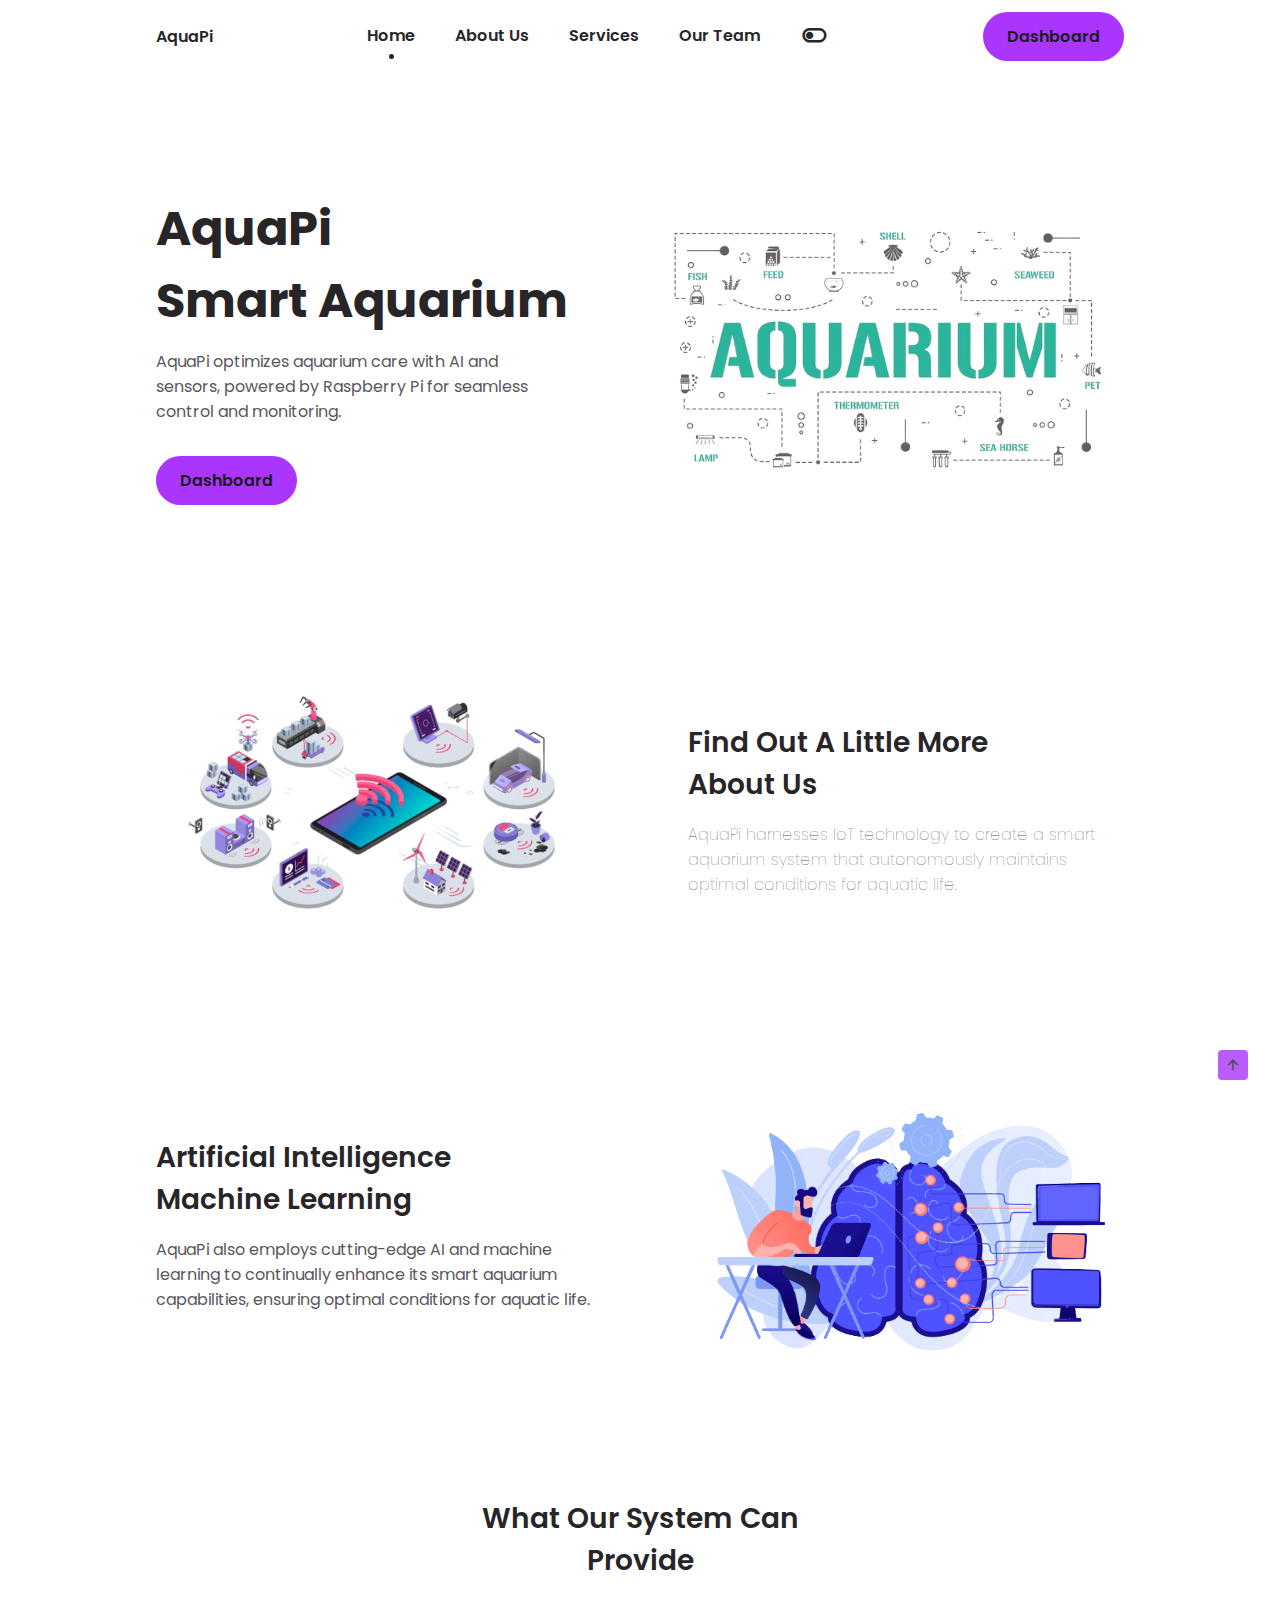
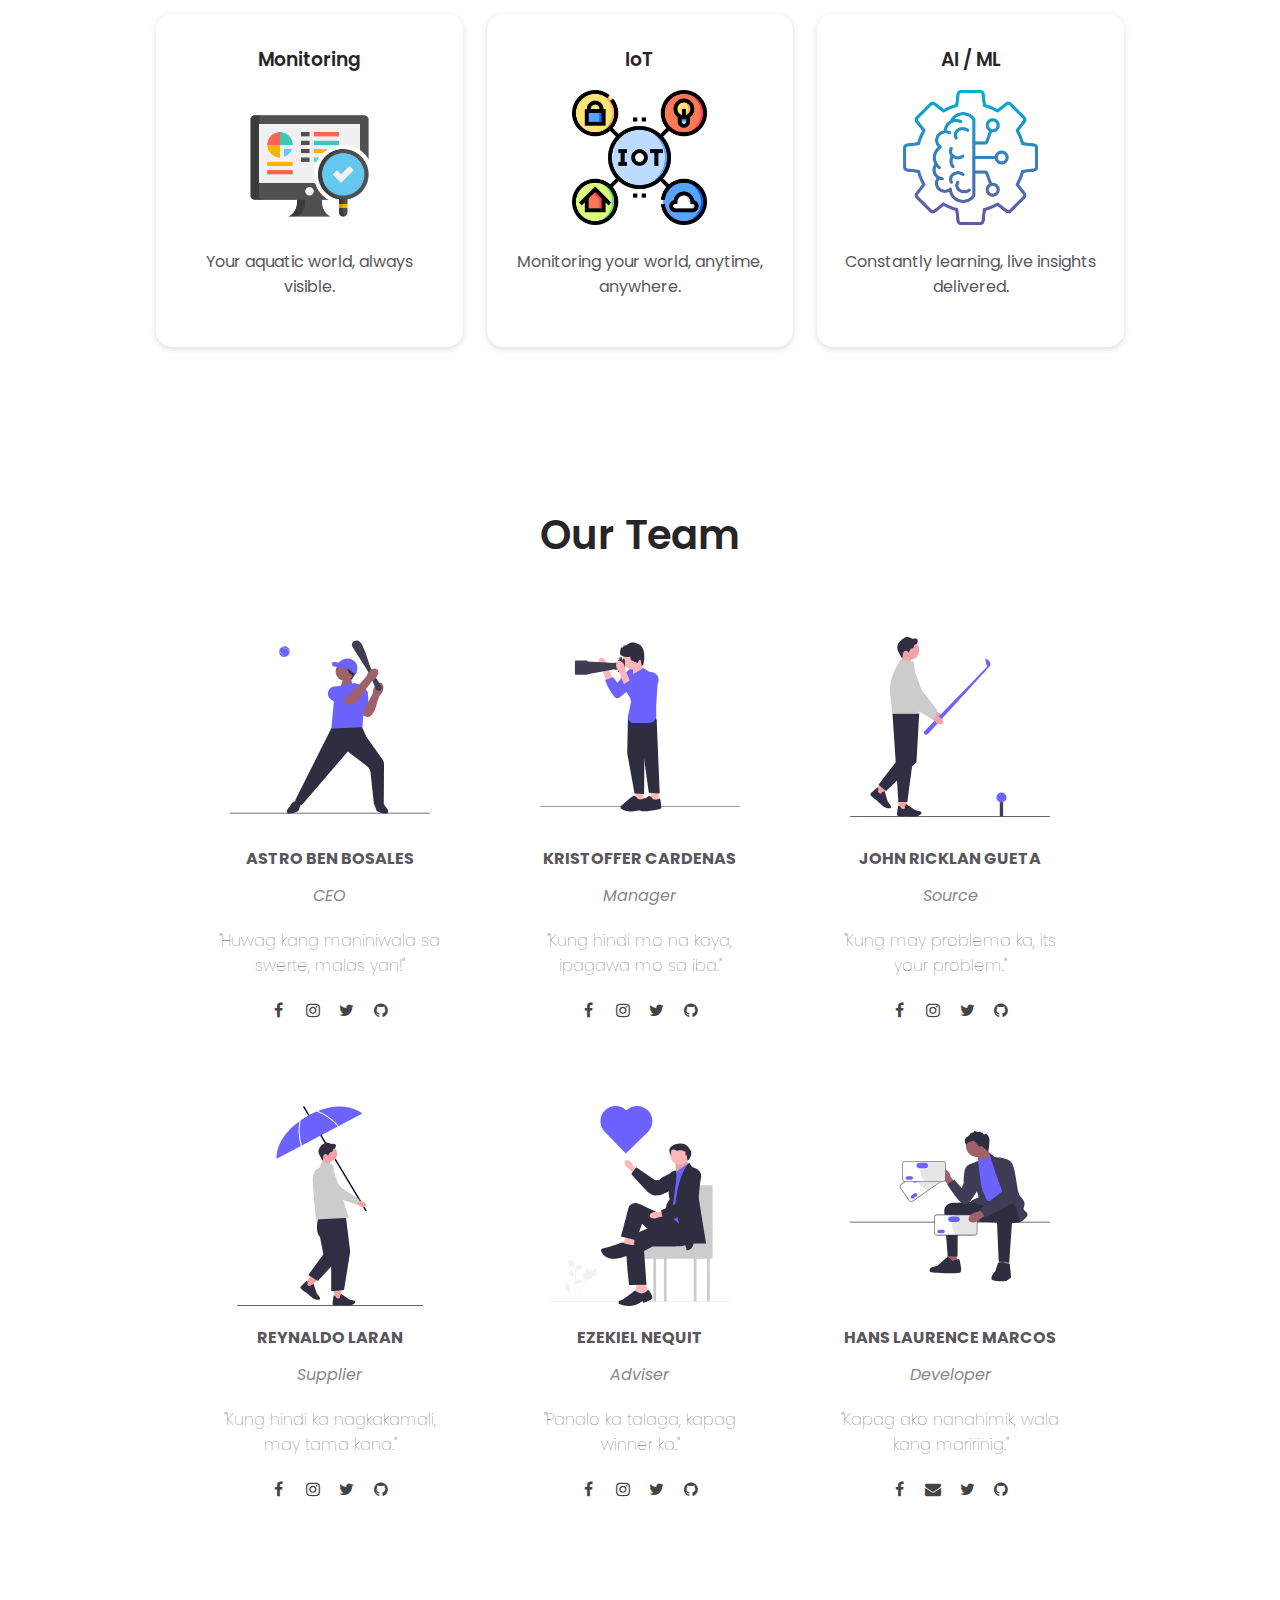
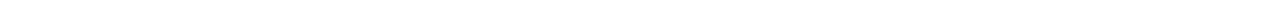
<file: templates/index.html>
<!DOCTYPE html>
<html lang="en">
  <head>
    <meta charset="UTF-8" />
    <meta name="viewport" content="width=device-width, initial-scale=1.0" />

    <!--=============== BOXICONS ===============-->
    <link
      rel="stylesheet"
      href="https://cdn.jsdelivr.net/npm/boxicons@latest/css/boxicons.min.css"
    />
    <link
      rel="stylesheet"
      href="https://stackpath.bootstrapcdn.com/font-awesome/4.7.0/css/font-awesome.min.css"
    />

    <!--=============== CSS ===============-->
    <link rel="stylesheet" href="/static/css/styles.css" />

    <title>AquaPi - Smart Aquarium</title>
  </head>
  <body>
    <!--=============== HEADER ===============-->
    <header class="header" id="header">
      <nav class="nav container">
        <a href="#" class="nav__logo">AquaPi</a>

        <div class="nav__menu" id="nav-menu">
          <ul class="nav__list">
            <li class="nav__item">
              <a href="#home" class="nav__link active-link">Home</a>
            </li>
            <li class="nav__item">
              <a href="#about" class="nav__link">About Us</a>
            </li>
            <li class="nav__item">
              <a href="#services" class="nav__link">Services</a>
            </li>
            <li class="nav__item">
              <a href="#contact" class="nav__link">Our Team</a>
            </li>

            <i class="bx bx-toggle-left change-theme" id="theme-button"></i>
          </ul>
        </div>

        <div class="nav__toggle" id="nav-toggle">
          <i class="bx bx-grid-alt"></i>
        </div>

        <a href="./dashboard.html" class="button button__header">Dashboard</a>
      </nav>
    </header>

    <main class="main">
      <!--=============== HOME ===============-->
      <section class="home section" id="home">
        <div class="home__container container grid">
          <img
            class="svg__img svg__color home__img"
            src="/static/img/aquarium-illustration.png"
            alt="Description of your image"
          />

          <div class="home__data">
            <h1 class="home__title">
              AquaPi <br />
              Smart Aquarium
            </h1>
            <p class="home__description">
              AquaPi optimizes aquarium care with AI and sensors, powered by
              Raspberry Pi for seamless control and monitoring.
            </p>

            <a href="./dashboard.html" class="button">Dashboard</a>
          </div>
        </div>
      </section>

      <!--=============== ABOUT ===============-->
      <section class="about section container" id="about">
        <div class="about__container grid">
          <div class="about__data">
            <h2 class="section__title-center">
              Find Out A Little More <br />
              About Us
            </h2>
            <p class="about__description">
              AquaPi harnesses IoT technology to create a smart aquarium system
              that autonomously maintains optimal conditions for aquatic life.
            </p>
          </div>

          <img
            class="svg__img svg__color about__img"
            src="/static/img/iot-illustration.png"
            alt="Description of your image"
          />
        </div>
      </section>

      <!--=============== SECURITY ===============-->
      <section class="security section container">
        <div class="security__container grid">
          <div class="security__data">
            <h2 class="section__title-center">
              Artificial Intelligence <br />
              Machine Learning
            </h2>
            <p class="security__description">
              AquaPi also employs cutting-edge AI and machine learning to
              continually enhance its smart aquarium capabilities, ensuring
              optimal conditions for aquatic life.
            </p>
          </div>

          <img
            class="svg__img svg__color"
            src="/static/img/ai-illustration.png"
            alt="Description of your image"
          />
        </div>
      </section>

      <!--=============== SERVICES ===============-->
      <section class="services section container" id="services">
        <h2 class="section__title">
          What Our System Can </br>
          Provide
        </h2>
        <div class="services__container grid">
          <div class="services__data">
            <h3 class="services__subtitle">Monitoring</h3>

            <img
              class="svg__color services__img"
              src="/static/img/monitoring-illustration.png"
              alt="Description of your image"
            />

            <p class="services__description">
              Your aquatic world, always visible.
            </p>
            <div>
              <!-- <a href="#" class="button button-link">Learn More</a> -->
            </div>
          </div>

          <div class="services__data">
            <h3 class="services__subtitle">IoT</h3>

            <img
              class="svg__color services__img"
              src="/static/img/iot-2-illustration.png"
              alt="Description of your image"
            />

            <p class="services__description">
              Monitoring your world, anytime, anywhere.
            </p>
            <div>
              <!-- <a href="#" class="button button-link">Learn More</a> -->
            </div>
          </div>

          <div class="services__data">
            <h3 class="services__subtitle">AI / ML</h3>

            <img
              class="svg__color services__img"
              src="/static/img/ai-ml-illustration.png"
              alt="Description of your image"
            />

            <p class="services__description">
              Constantly learning, live insights delivered.
            </p>
            <div>
              <!-- <a href="#" class="button button-link">Learn More</a> -->
            </div>
          </div>
        </div>
      </section>

      <!--=============== OUR TEAM ===============-->
      <section class="contact section container" id="contact">
        <div class="containerf">
          <div class="headerf">
            <h1>Our Team</h1>
          </div>
          <div class="sub-container">
            <div class="teams">
              <img src="/static/img/undraw_home_run_acyh.svg" alt="" />
              <div class="name">Astro Ben Bosales</div>
              <div class="desig">CEO</div>
              <div class="about">"Huwag kang maniniwala sa swerte, malas yan!"</div>

              <div class="social-links">
                <a href="#"><i class="fa fa-facebook"></i></a>
                <a href="#"><i class="fa fa-instagram"></i></a>
                <a href="#"><i class="fa fa-twitter"></i></a>
                <a href="#"><i class="fa fa-github"></i></a>
              </div>
            </div>
            <div class="teams">
              <img src="/static/img/undraw_landscape_photographer_blv1.svg" alt="" />
              <div class="name">Kristoffer Cardenas</div>
              <div class="desig">Manager</div>
              <div class="about">"Kung hindi mo na kaya, ipagawa mo sa iba."</div>

              <div class="social-links">
                <a href="#"><i class="fa fa-facebook"></i></a>
                <a href="#"><i class="fa fa-instagram"></i></a>
                <a href="#"><i class="fa fa-twitter"></i></a>
                <a href="#"><i class="fa fa-github"></i></a>
              </div>
            </div>
            <div class="teams">
              <img src="/static/img/undraw_playing_golf_sdt3.svg" alt="" />
              <div class="name">John Ricklan Gueta</div>
              <div class="desig">Source</div>
              <div class="about">"Kung may problema ka, its your problem."</div>

              <div class="social-links">
                <a href="#"><i class="fa fa-facebook"></i></a>
                <a href="#"><i class="fa fa-instagram"></i></a>
                <a href="#"><i class="fa fa-twitter"></i></a>
                <a href="#"><i class="fa fa-github"></i></a>
              </div>
            </div>
            <div class="teams">
              <img src="/static/img/undraw_walking_in_rain_vo9p.svg" alt="" />
              <div class="name">Reynaldo Laran</div>
              <div class="desig">Supplier</div>
              <div class="about">"Kung hindi ka nagkakamali, may tama kana."</div>

              <div class="social-links">
                <a href="#"><i class="fa fa-facebook"></i></a>
                <a href="#"><i class="fa fa-instagram"></i></a>
                <a href="#"><i class="fa fa-twitter"></i></a>
                <a href="#"><i class="fa fa-github"></i></a>
              </div>
            </div>

            <div class="teams">
              <img src="/static/img/undraw_appreciate_it_re_yc8h.svg" alt="" />
              <div class="name">Ezekiel Nequit</div>
              <div class="desig">Adviser</div>
              <div class="about">"Panalo ka talaga, kapag winner ka."</div>

              <div class="social-links">
                <a href="#"><i class="fa fa-facebook"></i></a>
                <a href="#"><i class="fa fa-instagram"></i></a>
                <a href="#"><i class="fa fa-twitter"></i></a>
                <a href="#"><i class="fa fa-github"></i></a>
              </div>
            </div>

            <div class="teams">
              <img src="/static/img/undraw_make_it_rain_re_w9pc.svg" alt="" />
              <div class="name">Hans Laurence Marcos</div>
              <div class="desig">Developer</div>
              <div class="about">"Kapag ako nanahimik, wala kang maririnig."</div>

              <div class="social-links">
                <a href="https://www.facebook.com/immafishball"
                  ><i class="fa fa-facebook"></i
                ></a>
                <a href="mailto:hansmarcos14@gmail.com"
                  ><i class="fa fa-envelope"></i
                ></a>
                <a href="https://www.twitter.com/immafishball"
                  ><i class="fa fa-twitter"></i
                ></a>
                <a href="https://www.github.com/immafishball"
                  ><i class="fa fa-github"></i
                ></a>
              </div>
            </div>
          </div>
        </div>
      </section>
    </main>

    <!--=============== SCROLL UP ===============-->
    <a href="#" class="scrollup" id="scroll-up">
      <i class="bx bx-up-arrow-alt scrollup__icon"></i>
    </a>

    <!--=============== MAIN JS ===============-->
    <script src="/static/js/main.js"></script>
  </body>
</html>
</file>
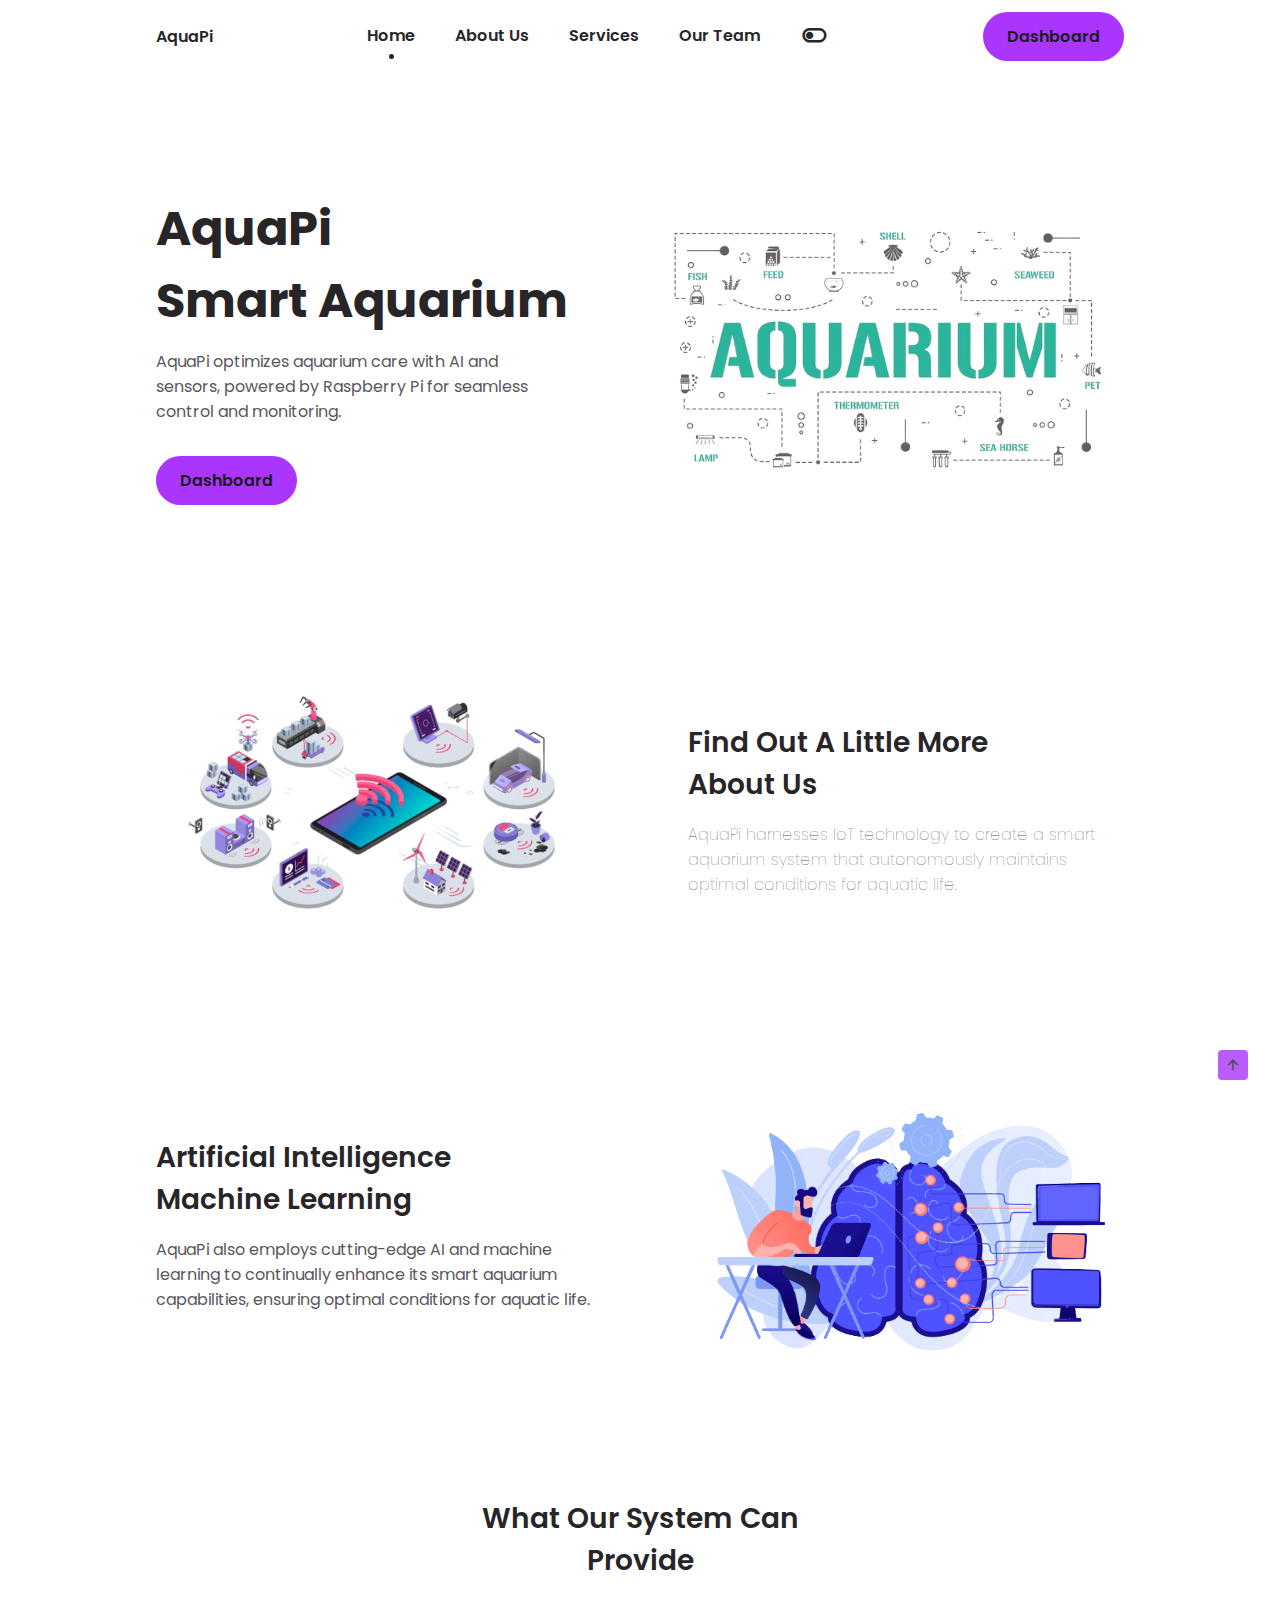
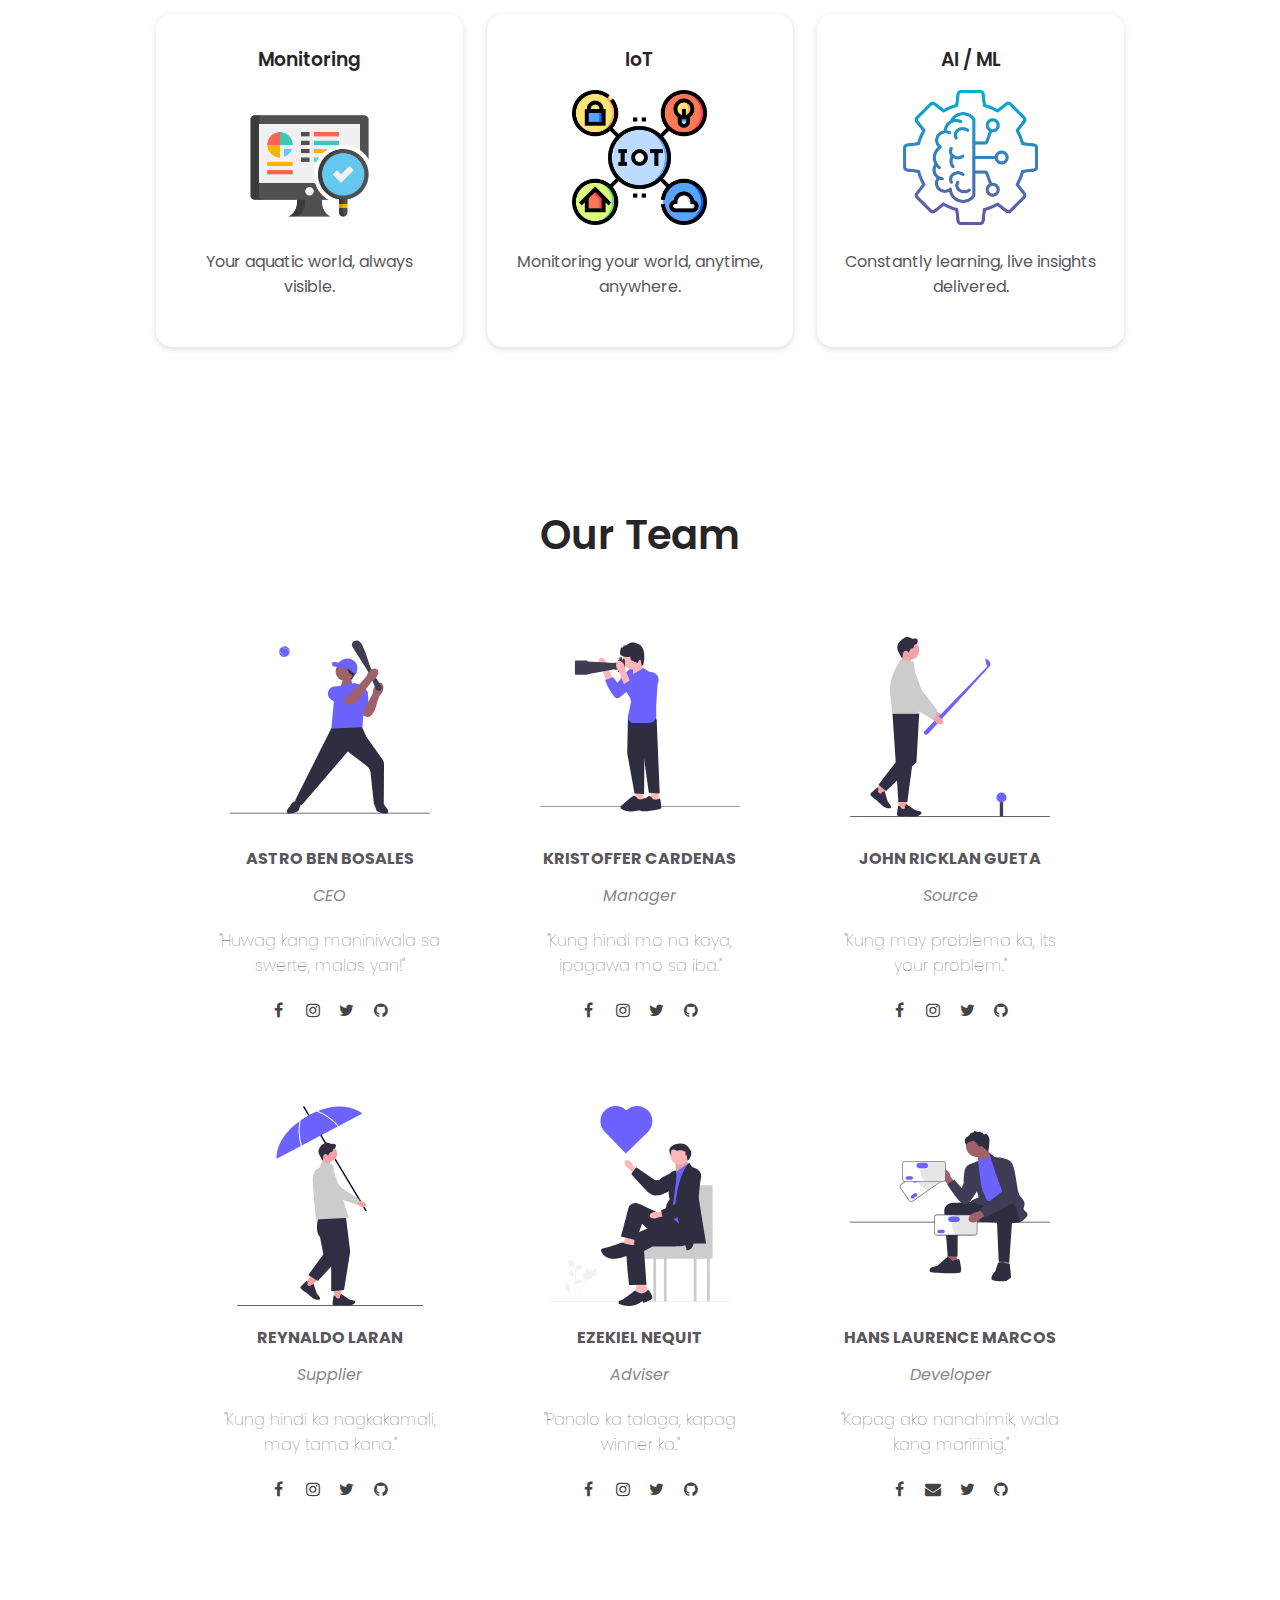
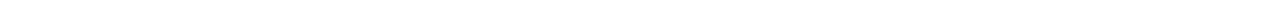
<file: AquaPi/templates/index.html>
<!DOCTYPE html>
<html lang="en">
  <head>
    <meta charset="UTF-8" />
    <meta name="viewport" content="width=device-width, initial-scale=1.0" />

    <!--=============== BOXICONS ===============-->
    <link
      rel="stylesheet"
      href="https://cdn.jsdelivr.net/npm/boxicons@latest/css/boxicons.min.css"
    />
    <link
      rel="stylesheet"
      href="https://stackpath.bootstrapcdn.com/font-awesome/4.7.0/css/font-awesome.min.css"
    />

    <!--=============== CSS ===============-->
    <link rel="stylesheet" href="../static/css/styles.css" />

    <title>AquaPi - Smart Aquarium</title>
  </head>
  <body>
    <!--=============== HEADER ===============-->
    <header class="header" id="header">
      <nav class="nav container">
        <a href="#" class="nav__logo">AquaPi</a>

        <div class="nav__menu" id="nav-menu">
          <ul class="nav__list">
            <li class="nav__item">
              <a href="#home" class="nav__link active-link">Home</a>
            </li>
            <li class="nav__item">
              <a href="#about" class="nav__link">About Us</a>
            </li>
            <li class="nav__item">
              <a href="#services" class="nav__link">Services</a>
            </li>
            <li class="nav__item">
              <a href="#contact" class="nav__link">Our Team</a>
            </li>

            <i class="bx bx-toggle-left change-theme" id="theme-button"></i>
          </ul>
        </div>

        <div class="nav__toggle" id="nav-toggle">
          <i class="bx bx-grid-alt"></i>
        </div>

        <a href="./dashboard.html" class="button button__header">Dashboard</a>
      </nav>
    </header>

    <main class="main">
      <!--=============== HOME ===============-->
      <section class="home section" id="home">
        <div class="home__container container grid">
          <img
            class="svg__img svg__color home__img"
            src="../static/img/aquarium-illustration.png"
            alt="Description of your image"
          />

          <div class="home__data">
            <h1 class="home__title">
              AquaPi <br />
              Smart Aquarium
            </h1>
            <p class="home__description">
              AquaPi optimizes aquarium care with AI and sensors, powered by
              Raspberry Pi for seamless control and monitoring.
            </p>

            <a href="./dashboard.html" class="button">Dashboard</a>
          </div>
        </div>
      </section>

      <!--=============== ABOUT ===============-->
      <section class="about section container" id="about">
        <div class="about__container grid">
          <div class="about__data">
            <h2 class="section__title-center">
              Find Out A Little More <br />
              About Us
            </h2>
            <p class="about__description">
              AquaPi harnesses IoT technology to create a smart aquarium system
              that autonomously maintains optimal conditions for aquatic life.
            </p>
          </div>

          <img
            class="svg__img svg__color about__img"
            src="../static/img/iot-illustration.png"
            alt="Description of your image"
          />
        </div>
      </section>

      <!--=============== SECURITY ===============-->
      <section class="security section container">
        <div class="security__container grid">
          <div class="security__data">
            <h2 class="section__title-center">
              Artificial Intelligence <br />
              Machine Learning
            </h2>
            <p class="security__description">
              AquaPi also employs cutting-edge AI and machine learning to
              continually enhance its smart aquarium capabilities, ensuring
              optimal conditions for aquatic life.
            </p>
          </div>

          <img
            class="svg__img svg__color"
            src="../static/img/ai-illustration.png"
            alt="Description of your image"
          />
        </div>
      </section>

      <!--=============== SERVICES ===============-->
      <section class="services section container" id="services">
        <h2 class="section__title">
          What Our System Can </br>
          Provide
        </h2>
        <div class="services__container grid">
          <div class="services__data">
            <h3 class="services__subtitle">Monitoring</h3>

            <img
              class="svg__color services__img"
              src="../static/img/monitoring-illustration.png"
              alt="Description of your image"
            />

            <p class="services__description">
              Your aquatic world, always visible.
            </p>
            <div>
              <!-- <a href="#" class="button button-link">Learn More</a> -->
            </div>
          </div>

          <div class="services__data">
            <h3 class="services__subtitle">IoT</h3>

            <img
              class="svg__color services__img"
              src="../static/img/iot-2-illustration.png"
              alt="Description of your image"
            />

            <p class="services__description">
              Monitoring your world, anytime, anywhere.
            </p>
            <div>
              <!-- <a href="#" class="button button-link">Learn More</a> -->
            </div>
          </div>

          <div class="services__data">
            <h3 class="services__subtitle">AI / ML</h3>

            <img
              class="svg__color services__img"
              src="../static/img/ai-ml-illustration.png"
              alt="Description of your image"
            />

            <p class="services__description">
              Constantly learning, live insights delivered.
            </p>
            <div>
              <!-- <a href="#" class="button button-link">Learn More</a> -->
            </div>
          </div>
        </div>
      </section>

      <!--=============== OUR TEAM ===============-->
      <section class="contact section container" id="contact">
        <div class="containerf">
          <div class="headerf">
            <h1>Our Team</h1>
          </div>
          <div class="sub-container">
            <div class="teams">
              <img src="../static/img/undraw_home_run_acyh.svg" alt="" />
              <div class="name">Astro Ben Bosales</div>
              <div class="desig">CEO</div>
              <div class="about">"Huwag kang maniniwala sa swerte, malas yan!"</div>

              <div class="social-links">
                <a href="#"><i class="fa fa-facebook"></i></a>
                <a href="#"><i class="fa fa-instagram"></i></a>
                <a href="#"><i class="fa fa-twitter"></i></a>
                <a href="#"><i class="fa fa-github"></i></a>
              </div>
            </div>
            <div class="teams">
              <img src="../static/img/undraw_landscape_photographer_blv1.svg" alt="" />
              <div class="name">Kristoffer Cardenas</div>
              <div class="desig">Manager</div>
              <div class="about">"Kung hindi mo na kaya, ipagawa mo sa iba."</div>

              <div class="social-links">
                <a href="#"><i class="fa fa-facebook"></i></a>
                <a href="#"><i class="fa fa-instagram"></i></a>
                <a href="#"><i class="fa fa-twitter"></i></a>
                <a href="#"><i class="fa fa-github"></i></a>
              </div>
            </div>
            <div class="teams">
              <img src="../static/img/undraw_playing_golf_sdt3.svg" alt="" />
              <div class="name">John Ricklan Gueta</div>
              <div class="desig">Source</div>
              <div class="about">"Kung may problema ka, its your problem."</div>

              <div class="social-links">
                <a href="#"><i class="fa fa-facebook"></i></a>
                <a href="#"><i class="fa fa-instagram"></i></a>
                <a href="#"><i class="fa fa-twitter"></i></a>
                <a href="#"><i class="fa fa-github"></i></a>
              </div>
            </div>
            <div class="teams">
              <img src="../static/img/undraw_walking_in_rain_vo9p.svg" alt="" />
              <div class="name">Reynaldo Laran</div>
              <div class="desig">Supplier</div>
              <div class="about">"Kung hindi ka nagkakamali, may tama kana."</div>

              <div class="social-links">
                <a href="#"><i class="fa fa-facebook"></i></a>
                <a href="#"><i class="fa fa-instagram"></i></a>
                <a href="#"><i class="fa fa-twitter"></i></a>
                <a href="#"><i class="fa fa-github"></i></a>
              </div>
            </div>

            <div class="teams">
              <img src="../static/img/undraw_appreciate_it_re_yc8h.svg" alt="" />
              <div class="name">Ezekiel Nequit</div>
              <div class="desig">Adviser</div>
              <div class="about">"Panalo ka talaga, kapag winner ka."</div>

              <div class="social-links">
                <a href="#"><i class="fa fa-facebook"></i></a>
                <a href="#"><i class="fa fa-instagram"></i></a>
                <a href="#"><i class="fa fa-twitter"></i></a>
                <a href="#"><i class="fa fa-github"></i></a>
              </div>
            </div>

            <div class="teams">
              <img src="../static/img/undraw_make_it_rain_re_w9pc.svg" alt="" />
              <div class="name">Hans Laurence Marcos</div>
              <div class="desig">Developer</div>
              <div class="about">"Kapag ako nanahimik, wala kang maririnig."</div>

              <div class="social-links">
                <a href="https://www.facebook.com/immafishball"
                  ><i class="fa fa-facebook"></i
                ></a>
                <a href="mailto:hansmarcos14@gmail.com"
                  ><i class="fa fa-envelope"></i
                ></a>
                <a href="https://www.twitter.com/immafishball"
                  ><i class="fa fa-twitter"></i
                ></a>
                <a href="https://www.github.com/immafishball"
                  ><i class="fa fa-github"></i
                ></a>
              </div>
            </div>
          </div>
        </div>
      </section>
    </main>

    <!--=============== SCROLL UP ===============-->
    <a href="#" class="scrollup" id="scroll-up">
      <i class="bx bx-up-arrow-alt scrollup__icon"></i>
    </a>

    <!--=============== MAIN JS ===============-->
    <script src="../static/js/main.js"></script>
  </body>
</html>
</file>
<file: static/css/styles.css>
/*=============== GOOGLE FONTS ===============*/
@import url("https://fonts.googleapis.com/css2?family=Poppins:wght@400;600;700&display=swap");
/*=============== VARIABLES CSS ===============*/
:root {
  --header-height: 3rem;
  /*========== Colors ==========*/
  --hue: 275;
  --sat: 98%;
  --first-color: hsl(var(--hue), var(--sat), 60%);
  --first-color-light: hsl(var(--hue), var(--sat), 85%);
  --first-color-lighten: hsl(var(--hue), var(--sat), 80%);
  --first-color-alt: hsl(var(--hue), var(--sat), 53%);
  --title-color: hsl(var(--hue), 4%, 15%);
  --text-color: hsl(var(--hue), 4%, 35%);
  --text-color-light: hsl(var(--hue), 4%, 65%);
  --body-color: hsl(var(--hue), 0%, 100%);
  --container-color: #FFF;
  --scroll-bar-color: hsl(var(--hue), 4%, 85%);
  --scroll-thumb-color: hsl(var(--hue), 4%, 75%);
  /*========== Font and typography ==========*/
  --body-font: 'Poppins', sans-serif;
  --biggest-font-size: 2rem;
  --h2-font-size: 1.25rem;
  --h3-font-size: 1.125rem;
  --normal-font-size: .938rem;
  --small-font-size: .813rem;
  --smaller-font-size: .75rem;
  /*========== Font weight ==========*/
  --font-semi-bold: 600;
  --font-bold: 700;
  /*========== Margenes ==========*/
  --mb-0-5: .5rem;
  --mb-0-75: .75rem;
  --mb-1: 1rem;
  --mb-1-5: 1.5rem;
  --mb-2: 2rem;
  /*========== z index ==========*/
  --z-tooltip: 10;
  --z-fixed: 100;
}

.containerf {
  text-align: center;
}

.headerf {
  padding-top: 30px;
  color: #444;
  font-size: 20px;
  margin: auto;
  line-height: 50px;
}

.sub-container {
  max-width: 1200px;
  margin: auto;
  padding: 30px 0;
  display: flex;
  flex-wrap: wrap;
  justify-content: center;
}

.teams {
  margin: 10px;
  padding: 22px;
  max-width: 30%;
  cursor: pointer;
  transition: 0.4s;
  box-sizing: border-box;
}

.teams:hover {
  background: #ddd;
  border-radius: 12px;
}

.teams img {
  width: 200px;
  height: 200px;
}

.name {
  padding: 12px;
  font-weight: bold;
  font-size: 16px;
  text-transform: uppercase;
}

.desig {
  font-style: italic;
  color: #888;
}

.about {
  margin: 20px 0;
  font-weight: lighter;
  color: #4e4e4e;
}

.social-links {
  margin: 14px;
}

.social-links a {
  display: inline-block;
  height: 30px;
  width: 30px;
  transition: .4s;
}

.social-links a:hover {
  transform: scale(1.5);
}

.social-links a i {
  color: #444;
}

@media screen and (max-width: 600px) {
  .teams {
      max-width: 100%;
  }
}

@media screen and (min-width: 968px) {
  :root {
    --biggest-font-size: 3rem;
    --h2-font-size: 1.75rem;
    --h3-font-size: 1.25rem;
    --normal-font-size: 1rem;
    --small-font-size: .875rem;
    --smaller-font-size: .813rem;
  }
}

/*=============== BASE ===============*/
*, ::before, ::after {
  box-sizing: border-box;
  padding: 0;
  margin: 0;
}

html {
  scroll-behavior: smooth;
}

body {
  margin: var(--header-height) 0 0 0;
  font-family: var(--body-font);
  font-size: var(--normal-font-size);
  background-color: var(--body-color);
  color: var(--text-color);
  transition: .5s;
}

h1, h2, h3 {
  font-weight: var(--font-semi-bold);
  color: var(--title-color);
  line-height: 1.5;
}

ul {
  list-style: none;
}

a {
  text-decoration: none;
}

img {
  max-width: 100%;
  height: auto;
}

/*=============== THEME ===============*/
/*========== Variables Dark theme ==========*/
body.dark-theme {
  --first-color-light: hsl(var(--hue), var(--sat), 75%);
  --title-color: hsl(var(--hue), 4%, 95%);
  --text-color: hsl(var(--hue), 4%, 80%);
  --body-color: hsl(var(--hue), 8%, 13%);
  --container-color: hsl(var(--hue), 8%, 16%);
  --scroll-bar-color: hsl(var(--hue), 4%, 32%);
  --scroll-thumb-color: hsl(var(--hue), 4%, 24%);
}

/*========== Button Dark/Light ==========*/
.change-theme {
  position: absolute;
  right: 1.5rem;
  top: 2.2rem;
  color: var(--title-color);
  font-size: 1.8rem;
  cursor: pointer;
}

.dark-theme .footer {
  background-color: var(--container-color);
}

/*=============== REUSABLE CSS CLASSES ===============*/
.section {
  padding: 4.5rem 0 1rem;
}

.section__title, .section__title-center {
  font-size: var(--h2-font-size);
  color: var(--title-color);
  text-align: center;
  margin-bottom: var(--mb-1);
}

.svg__color {
  fill: var(--first-color);
}

.svg__blob {
  fill: var(--first-color-light);
}

.svg__img {
  width: 300px;
  justify-self: center;
}

/*=============== LAYOUT ===============*/
.container {
  max-width: 968px;
  margin-left: var(--mb-1-5);
  margin-right: var(--mb-1-5);
}

.grid {
  display: grid;
  gap: 1.5rem;
}

/*=============== HEADER ===============*/
.header {
  width: 100%;
  background-color: var(--body-color);
  position: fixed;
  top: 0;
  left: 0;
  z-index: var(--z-fixed);
  transition: .5s;
}

/*=============== NAV ===============*/
.nav {
  height: var(--header-height);
  display: flex;
  justify-content: space-between;
  align-items: center;
}

@media screen and (max-width: 767px) {
  .nav__menu {
    position: fixed;
    background-color: var(--container-color);
    box-shadow: 0 0 4px rgba(0, 0, 0, 0.1);
    padding: 2.5rem 0;
    width: 90%;
    top: -100%;
    left: 0;
    right: 0;
    margin: 0 auto;
    transition: .4s;
    border-radius: 2rem;
    z-index: var(--z-fixed);
  }
}

.nav__list {
  display: flex;
  flex-direction: column;
  align-items: center;
  row-gap: 1.5rem;
}

.nav__link, .nav__logo, .nav__toggle {
  color: var(--title-color);
  font-weight: var(--font-semi-bold);
}

.nav__toggle {
  font-size: 1.3rem;
  cursor: pointer;
}

/* Show menu */
.show-menu {
  top: calc(var(--header-height) + 1rem);
}

/* Active link */
.active-link {
  position: relative;
}

.active-link::before {
  content: '';
  position: absolute;
  bottom: -.75rem;
  left: 45%;
  width: 5px;
  height: 5px;
  background-color: var(--title-color);
  border-radius: 50%;
}

/* Change background header */
.scroll-header {
  box-shadow: 0 1px 4px rgba(0, 0, 0, 0.1);
}

/*=============== HOME ===============*/
.home__container {
  row-gap: 3rem;
}

.home__title {
  font-size: var(--biggest-font-size);
  font-weight: var(--font-bold);
  margin-bottom: var(--mb-0-75);
}

.home__description {
  margin-bottom: var(--mb-2);
}

/*=============== BUTTONS ===============*/
.button {
  display: inline-block;
  background-color: var(--first-color);
  color: #1A1A1A;
  padding: .75rem 1.5rem;
  border-radius: 3rem;
  font-weight: var(--font-semi-bold);
  transition: .3s;
}

.button:hover {
  background-color: var(--first-color-alt);
}

.button__header {
  display: none;
}

.button-link {
  background: none;
  padding: 0;
  color: var(--title-color);
}

.button-link:hover {
  background-color: transparent;
}

.button-flex {
  display: inline-flex;
  align-items: center;
  column-gap: .25rem;
  padding: .75rem 1rem;
}

.button__icon {
  font-size: 1.5rem;
}

/*=============== ABOUT ===============*/
.about__container {
  gap: 2.5rem;
}

.about__data {
  text-align: center;
}

/*=============== SECURITY ===============*/
.security__container {
  gap: 2.5rem;
}

.security__data {
  text-align: center;
}

/*=============== SERVICES ===============*/
.services__container {
  padding-top: 1rem;
}

.services__data {
  display: grid;
  row-gap: 1rem;
  background-color: var(--container-color);
  box-shadow: 0px 2px 6px hsla(var(--hue), 100%, 15%, 0.15);
  padding: 2rem 1.5rem;
  border-radius: 1rem;
  text-align: center;
}

.services__img {
  width: 135px;
  justify-self: center;
  margin-bottom: var(--mb-0-5);
}

/*=============== APP ===============*/
.app__container {
  gap: 2.5rem;
}

.app__data {
  text-align: center;
}

.app__description {
  margin-bottom: var(--mb-1-5);
}

.app__buttons {
  display: grid;
  grid-template-columns: repeat(2, max-content);
  justify-content: center;
  gap: .5rem;
}

/*=============== CONTACT ===============*/
.contact__container {
  padding-bottom: 3rem;
}

.contact__description {
  text-align: center;
}

.contact__content {
  row-gap: .75rem;
}

.contact__address {
  font-size: var(--small-font-size);
  font-weight: var(--font-semi-bold);
  color: var(--title-color);
}

.contact__information {
  font-weight: initial;
  color: var(--text-color);
}

/*=============== FOOTER ===============*/
.footer {
  background-color: var(--first-color-lighten);
  padding-bottom: 2rem;
}

.footer__container {
  row-gap: 2rem;
}

.footer__logo, .footer__title {
  font-size: var(--h3-font-size);
  margin-bottom: var(--mb-0-75);
}

.footer__logo {
  display: inline-block;
  font-weight: var(--font-semi-bold);
  color: var(--title-color);
}

.footer__description, .footer__link {
  font-size: var(--small-font-size);
}

.footer__links {
  display: grid;
  row-gap: .5rem;
}

.footer__link {
  color: var(--title-color);
}

.footer__social {
  display: flex;
  column-gap: 1.5rem;
}

.footer__social-link {
  font-size: 1.25rem;
  color: var(--title-color);
}

.footer__copy {
  margin-top: 6rem;
  text-align: center;
  font-size: var(--smaller-font-size);
  color: var(--text-color);
}

/*=============== SCROLL UP ===============*/
.scrollup {
  position: fixed;
  background: var(--first-color);
  right: 1rem;
  bottom: -20%;
  display: inline-flex;
  padding: .3rem;
  border-radius: .25rem;
  z-index: var(--z-tooltip);
  opacity: .8;
  transition: .4s;
}

.scrollup:hover {
  background-color: var(--first-color);
  opacity: 1;
}

.scrollup__icon {
  font-size: 1.25rem;
  color: var(--title-color);
}

/* Show Scroll Up*/
.show-scroll {
  bottom: 3rem;
}

/*=============== SCROLL BAR ===============*/
::-webkit-scrollbar {
  width: .6rem;
  border-radius: .5rem;
  background-color: var(--scroll-bar-color);
}

::-webkit-scrollbar-thumb {
  background-color: var(--scroll-thumb-color);
  border-radius: .5rem;
}

::-webkit-scrollbar-thumb:hover {
  background-color: var(--text-color-light);
}

/*=============== MEDIA QUERIES ===============*/
/* For small devices */
@media screen and (max-width: 360px) {
  .svg__img {
    width: 100%;
  }
  .section {
    padding: 3.5rem 0 1rem;
  }
  .services__img {
    width: 100px;
  }
  .app__buttons {
    grid-template-columns: max-content;
  }
}

/* For medium devices */
@media screen and (min-width: 576px) {
  .svg__img {
    width: 100%;
  }
  .section__title-center {
    text-align: initial;
  }
  .home__container,
  .about__container,
  .security__container,
  .services__container,
  .app__container,
  .contact__container,
  .footer__container {
    grid-template-columns: repeat(2, 1fr);
  }
  .home__img {
    order: 1;
  }
  .home__container,
  .about__container,
  .security__container,
  .app__container,
  .contact__container {
    align-items: center;
  }
  .about__data,
  .security__data,
  .app__data,
  .contact__description {
    text-align: initial;
  }
  .about__img,
  .app__img {
    order: -1;
  }
}

@media screen and (min-width: 767px) {
  body {
    margin: 0;
  }
  .section {
    padding: 6rem 0 2rem;
  }
  .nav {
    height: calc(var(--header-height) + 1.5rem);
  }
  .nav__list {
    flex-direction: row;
    column-gap: 2.5rem;
  }
  .nav__toggle {
    display: none;
  }
  .change-theme {
    position: initial;
  }
  .home__container {
    padding: 6rem 0 2rem;
  }
  .app__buttons {
    justify-content: initial;
  }
}

/* For large devices */
@media screen and (min-width: 968px) {
  .button__header {
    display: block;
  }
  .svg__img {
    width: 470px;
  }
  .about__container,
  .security__container,
  .app__container,
  .contact__container {
    column-gap: 6rem;
  }
  .services__container {
    grid-template-columns: repeat(3, 1fr);
  }
  .contact__container {
    grid-template-columns: 3fr 1.5fr 1.25fr;
  }
  .footer__container {
    grid-template-columns: repeat(5, 1fr);
  }
  .footer__social {
    align-items: flex-start;
  }
  .footer__social-link {
    font-size: 1.45rem;
  }
}

@media screen and (min-width: 1024px) {
  .container {
    margin-left: auto;
    margin-right: auto;
  }
  .home__img {
    width: 540px;
  }
  .home__description {
    padding-right: 5rem;
  }
  .footer__container {
    column-gap: 3rem;
  }
  .scrollup {
    right: 2rem;
  }
}
</file>
<file: AquaPi/static/css/styles.css>
/*=============== GOOGLE FONTS ===============*/
@import url("https://fonts.googleapis.com/css2?family=Poppins:wght@400;600;700&display=swap");
/*=============== VARIABLES CSS ===============*/
:root {
  --header-height: 3rem;
  /*========== Colors ==========*/
  --hue: 275;
  --sat: 98%;
  --first-color: hsl(var(--hue), var(--sat), 60%);
  --first-color-light: hsl(var(--hue), var(--sat), 85%);
  --first-color-lighten: hsl(var(--hue), var(--sat), 80%);
  --first-color-alt: hsl(var(--hue), var(--sat), 53%);
  --title-color: hsl(var(--hue), 4%, 15%);
  --text-color: hsl(var(--hue), 4%, 35%);
  --text-color-light: hsl(var(--hue), 4%, 65%);
  --body-color: hsl(var(--hue), 0%, 100%);
  --container-color: #FFF;
  --scroll-bar-color: hsl(var(--hue), 4%, 85%);
  --scroll-thumb-color: hsl(var(--hue), 4%, 75%);
  /*========== Font and typography ==========*/
  --body-font: 'Poppins', sans-serif;
  --biggest-font-size: 2rem;
  --h2-font-size: 1.25rem;
  --h3-font-size: 1.125rem;
  --normal-font-size: .938rem;
  --small-font-size: .813rem;
  --smaller-font-size: .75rem;
  /*========== Font weight ==========*/
  --font-semi-bold: 600;
  --font-bold: 700;
  /*========== Margenes ==========*/
  --mb-0-5: .5rem;
  --mb-0-75: .75rem;
  --mb-1: 1rem;
  --mb-1-5: 1.5rem;
  --mb-2: 2rem;
  /*========== z index ==========*/
  --z-tooltip: 10;
  --z-fixed: 100;
}

.containerf {
  text-align: center;
}

.headerf {
  padding-top: 30px;
  color: #444;
  font-size: 20px;
  margin: auto;
  line-height: 50px;
}

.sub-container {
  max-width: 1200px;
  margin: auto;
  padding: 30px 0;
  display: flex;
  flex-wrap: wrap;
  justify-content: center;
}

.teams {
  margin: 10px;
  padding: 22px;
  max-width: 30%;
  cursor: pointer;
  transition: 0.4s;
  box-sizing: border-box;
}

.teams:hover {
  background: #ddd;
  border-radius: 12px;
}

.teams img {
  width: 200px;
  height: 200px;
}

.name {
  padding: 12px;
  font-weight: bold;
  font-size: 16px;
  text-transform: uppercase;
}

.desig {
  font-style: italic;
  color: #888;
}

.about {
  margin: 20px 0;
  font-weight: lighter;
  color: #4e4e4e;
}

.social-links {
  margin: 14px;
}

.social-links a {
  display: inline-block;
  height: 30px;
  width: 30px;
  transition: .4s;
}

.social-links a:hover {
  transform: scale(1.5);
}

.social-links a i {
  color: #444;
}

@media screen and (max-width: 600px) {
  .teams {
      max-width: 100%;
  }
}

@media screen and (min-width: 968px) {
  :root {
    --biggest-font-size: 3rem;
    --h2-font-size: 1.75rem;
    --h3-font-size: 1.25rem;
    --normal-font-size: 1rem;
    --small-font-size: .875rem;
    --smaller-font-size: .813rem;
  }
}

/*=============== BASE ===============*/
*, ::before, ::after {
  box-sizing: border-box;
  padding: 0;
  margin: 0;
}

html {
  scroll-behavior: smooth;
}

body {
  margin: var(--header-height) 0 0 0;
  font-family: var(--body-font);
  font-size: var(--normal-font-size);
  background-color: var(--body-color);
  color: var(--text-color);
  transition: .5s;
}

h1, h2, h3 {
  font-weight: var(--font-semi-bold);
  color: var(--title-color);
  line-height: 1.5;
}

ul {
  list-style: none;
}

a {
  text-decoration: none;
}

img {
  max-width: 100%;
  height: auto;
}

/*=============== THEME ===============*/
/*========== Variables Dark theme ==========*/
body.dark-theme {
  --first-color-light: hsl(var(--hue), var(--sat), 75%);
  --title-color: hsl(var(--hue), 4%, 95%);
  --text-color: hsl(var(--hue), 4%, 80%);
  --body-color: hsl(var(--hue), 8%, 13%);
  --container-color: hsl(var(--hue), 8%, 16%);
  --scroll-bar-color: hsl(var(--hue), 4%, 32%);
  --scroll-thumb-color: hsl(var(--hue), 4%, 24%);
}

/*========== Button Dark/Light ==========*/
.change-theme {
  position: absolute;
  right: 1.5rem;
  top: 2.2rem;
  color: var(--title-color);
  font-size: 1.8rem;
  cursor: pointer;
}

.dark-theme .footer {
  background-color: var(--container-color);
}

/*=============== REUSABLE CSS CLASSES ===============*/
.section {
  padding: 4.5rem 0 1rem;
}

.section__title, .section__title-center {
  font-size: var(--h2-font-size);
  color: var(--title-color);
  text-align: center;
  margin-bottom: var(--mb-1);
}

.svg__color {
  fill: var(--first-color);
}

.svg__blob {
  fill: var(--first-color-light);
}

.svg__img {
  width: 300px;
  justify-self: center;
}

/*=============== LAYOUT ===============*/
.container {
  max-width: 968px;
  margin-left: var(--mb-1-5);
  margin-right: var(--mb-1-5);
}

.grid {
  display: grid;
  gap: 1.5rem;
}

/*=============== HEADER ===============*/
.header {
  width: 100%;
  background-color: var(--body-color);
  position: fixed;
  top: 0;
  left: 0;
  z-index: var(--z-fixed);
  transition: .5s;
}

/*=============== NAV ===============*/
.nav {
  height: var(--header-height);
  display: flex;
  justify-content: space-between;
  align-items: center;
}

@media screen and (max-width: 767px) {
  .nav__menu {
    position: fixed;
    background-color: var(--container-color);
    box-shadow: 0 0 4px rgba(0, 0, 0, 0.1);
    padding: 2.5rem 0;
    width: 90%;
    top: -100%;
    left: 0;
    right: 0;
    margin: 0 auto;
    transition: .4s;
    border-radius: 2rem;
    z-index: var(--z-fixed);
  }
}

.nav__list {
  display: flex;
  flex-direction: column;
  align-items: center;
  row-gap: 1.5rem;
}

.nav__link, .nav__logo, .nav__toggle {
  color: var(--title-color);
  font-weight: var(--font-semi-bold);
}

.nav__toggle {
  font-size: 1.3rem;
  cursor: pointer;
}

/* Show menu */
.show-menu {
  top: calc(var(--header-height) + 1rem);
}

/* Active link */
.active-link {
  position: relative;
}

.active-link::before {
  content: '';
  position: absolute;
  bottom: -.75rem;
  left: 45%;
  width: 5px;
  height: 5px;
  background-color: var(--title-color);
  border-radius: 50%;
}

/* Change background header */
.scroll-header {
  box-shadow: 0 1px 4px rgba(0, 0, 0, 0.1);
}

/*=============== HOME ===============*/
.home__container {
  row-gap: 3rem;
}

.home__title {
  font-size: var(--biggest-font-size);
  font-weight: var(--font-bold);
  margin-bottom: var(--mb-0-75);
}

.home__description {
  margin-bottom: var(--mb-2);
}

/*=============== BUTTONS ===============*/
.button {
  display: inline-block;
  background-color: var(--first-color);
  color: #1A1A1A;
  padding: .75rem 1.5rem;
  border-radius: 3rem;
  font-weight: var(--font-semi-bold);
  transition: .3s;
}

.button:hover {
  background-color: var(--first-color-alt);
}

.button__header {
  display: none;
}

.button-link {
  background: none;
  padding: 0;
  color: var(--title-color);
}

.button-link:hover {
  background-color: transparent;
}

.button-flex {
  display: inline-flex;
  align-items: center;
  column-gap: .25rem;
  padding: .75rem 1rem;
}

.button__icon {
  font-size: 1.5rem;
}

/*=============== ABOUT ===============*/
.about__container {
  gap: 2.5rem;
}

.about__data {
  text-align: center;
}

/*=============== SECURITY ===============*/
.security__container {
  gap: 2.5rem;
}

.security__data {
  text-align: center;
}

/*=============== SERVICES ===============*/
.services__container {
  padding-top: 1rem;
}

.services__data {
  display: grid;
  row-gap: 1rem;
  background-color: var(--container-color);
  box-shadow: 0px 2px 6px hsla(var(--hue), 100%, 15%, 0.15);
  padding: 2rem 1.5rem;
  border-radius: 1rem;
  text-align: center;
}

.services__img {
  width: 135px;
  justify-self: center;
  margin-bottom: var(--mb-0-5);
}

/*=============== APP ===============*/
.app__container {
  gap: 2.5rem;
}

.app__data {
  text-align: center;
}

.app__description {
  margin-bottom: var(--mb-1-5);
}

.app__buttons {
  display: grid;
  grid-template-columns: repeat(2, max-content);
  justify-content: center;
  gap: .5rem;
}

/*=============== CONTACT ===============*/
.contact__container {
  padding-bottom: 3rem;
}

.contact__description {
  text-align: center;
}

.contact__content {
  row-gap: .75rem;
}

.contact__address {
  font-size: var(--small-font-size);
  font-weight: var(--font-semi-bold);
  color: var(--title-color);
}

.contact__information {
  font-weight: initial;
  color: var(--text-color);
}

/*=============== FOOTER ===============*/
.footer {
  background-color: var(--first-color-lighten);
  padding-bottom: 2rem;
}

.footer__container {
  row-gap: 2rem;
}

.footer__logo, .footer__title {
  font-size: var(--h3-font-size);
  margin-bottom: var(--mb-0-75);
}

.footer__logo {
  display: inline-block;
  font-weight: var(--font-semi-bold);
  color: var(--title-color);
}

.footer__description, .footer__link {
  font-size: var(--small-font-size);
}

.footer__links {
  display: grid;
  row-gap: .5rem;
}

.footer__link {
  color: var(--title-color);
}

.footer__social {
  display: flex;
  column-gap: 1.5rem;
}

.footer__social-link {
  font-size: 1.25rem;
  color: var(--title-color);
}

.footer__copy {
  margin-top: 6rem;
  text-align: center;
  font-size: var(--smaller-font-size);
  color: var(--text-color);
}

/*=============== SCROLL UP ===============*/
.scrollup {
  position: fixed;
  background: var(--first-color);
  right: 1rem;
  bottom: -20%;
  display: inline-flex;
  padding: .3rem;
  border-radius: .25rem;
  z-index: var(--z-tooltip);
  opacity: .8;
  transition: .4s;
}

.scrollup:hover {
  background-color: var(--first-color);
  opacity: 1;
}

.scrollup__icon {
  font-size: 1.25rem;
  color: var(--title-color);
}

/* Show Scroll Up*/
.show-scroll {
  bottom: 3rem;
}

/*=============== SCROLL BAR ===============*/
::-webkit-scrollbar {
  width: .6rem;
  border-radius: .5rem;
  background-color: var(--scroll-bar-color);
}

::-webkit-scrollbar-thumb {
  background-color: var(--scroll-thumb-color);
  border-radius: .5rem;
}

::-webkit-scrollbar-thumb:hover {
  background-color: var(--text-color-light);
}

/*=============== MEDIA QUERIES ===============*/
/* For small devices */
@media screen and (max-width: 360px) {
  .svg__img {
    width: 100%;
  }
  .section {
    padding: 3.5rem 0 1rem;
  }
  .services__img {
    width: 100px;
  }
  .app__buttons {
    grid-template-columns: max-content;
  }
}

/* For medium devices */
@media screen and (min-width: 576px) {
  .svg__img {
    width: 100%;
  }
  .section__title-center {
    text-align: initial;
  }
  .home__container,
  .about__container,
  .security__container,
  .services__container,
  .app__container,
  .contact__container,
  .footer__container {
    grid-template-columns: repeat(2, 1fr);
  }
  .home__img {
    order: 1;
  }
  .home__container,
  .about__container,
  .security__container,
  .app__container,
  .contact__container {
    align-items: center;
  }
  .about__data,
  .security__data,
  .app__data,
  .contact__description {
    text-align: initial;
  }
  .about__img,
  .app__img {
    order: -1;
  }
}

@media screen and (min-width: 767px) {
  body {
    margin: 0;
  }
  .section {
    padding: 6rem 0 2rem;
  }
  .nav {
    height: calc(var(--header-height) + 1.5rem);
  }
  .nav__list {
    flex-direction: row;
    column-gap: 2.5rem;
  }
  .nav__toggle {
    display: none;
  }
  .change-theme {
    position: initial;
  }
  .home__container {
    padding: 6rem 0 2rem;
  }
  .app__buttons {
    justify-content: initial;
  }
}

/* For large devices */
@media screen and (min-width: 968px) {
  .button__header {
    display: block;
  }
  .svg__img {
    width: 470px;
  }
  .about__container,
  .security__container,
  .app__container,
  .contact__container {
    column-gap: 6rem;
  }
  .services__container {
    grid-template-columns: repeat(3, 1fr);
  }
  .contact__container {
    grid-template-columns: 3fr 1.5fr 1.25fr;
  }
  .footer__container {
    grid-template-columns: repeat(5, 1fr);
  }
  .footer__social {
    align-items: flex-start;
  }
  .footer__social-link {
    font-size: 1.45rem;
  }
}

@media screen and (min-width: 1024px) {
  .container {
    margin-left: auto;
    margin-right: auto;
  }
  .home__img {
    width: 540px;
  }
  .home__description {
    padding-right: 5rem;
  }
  .footer__container {
    column-gap: 3rem;
  }
  .scrollup {
    right: 2rem;
  }
}
</file>
